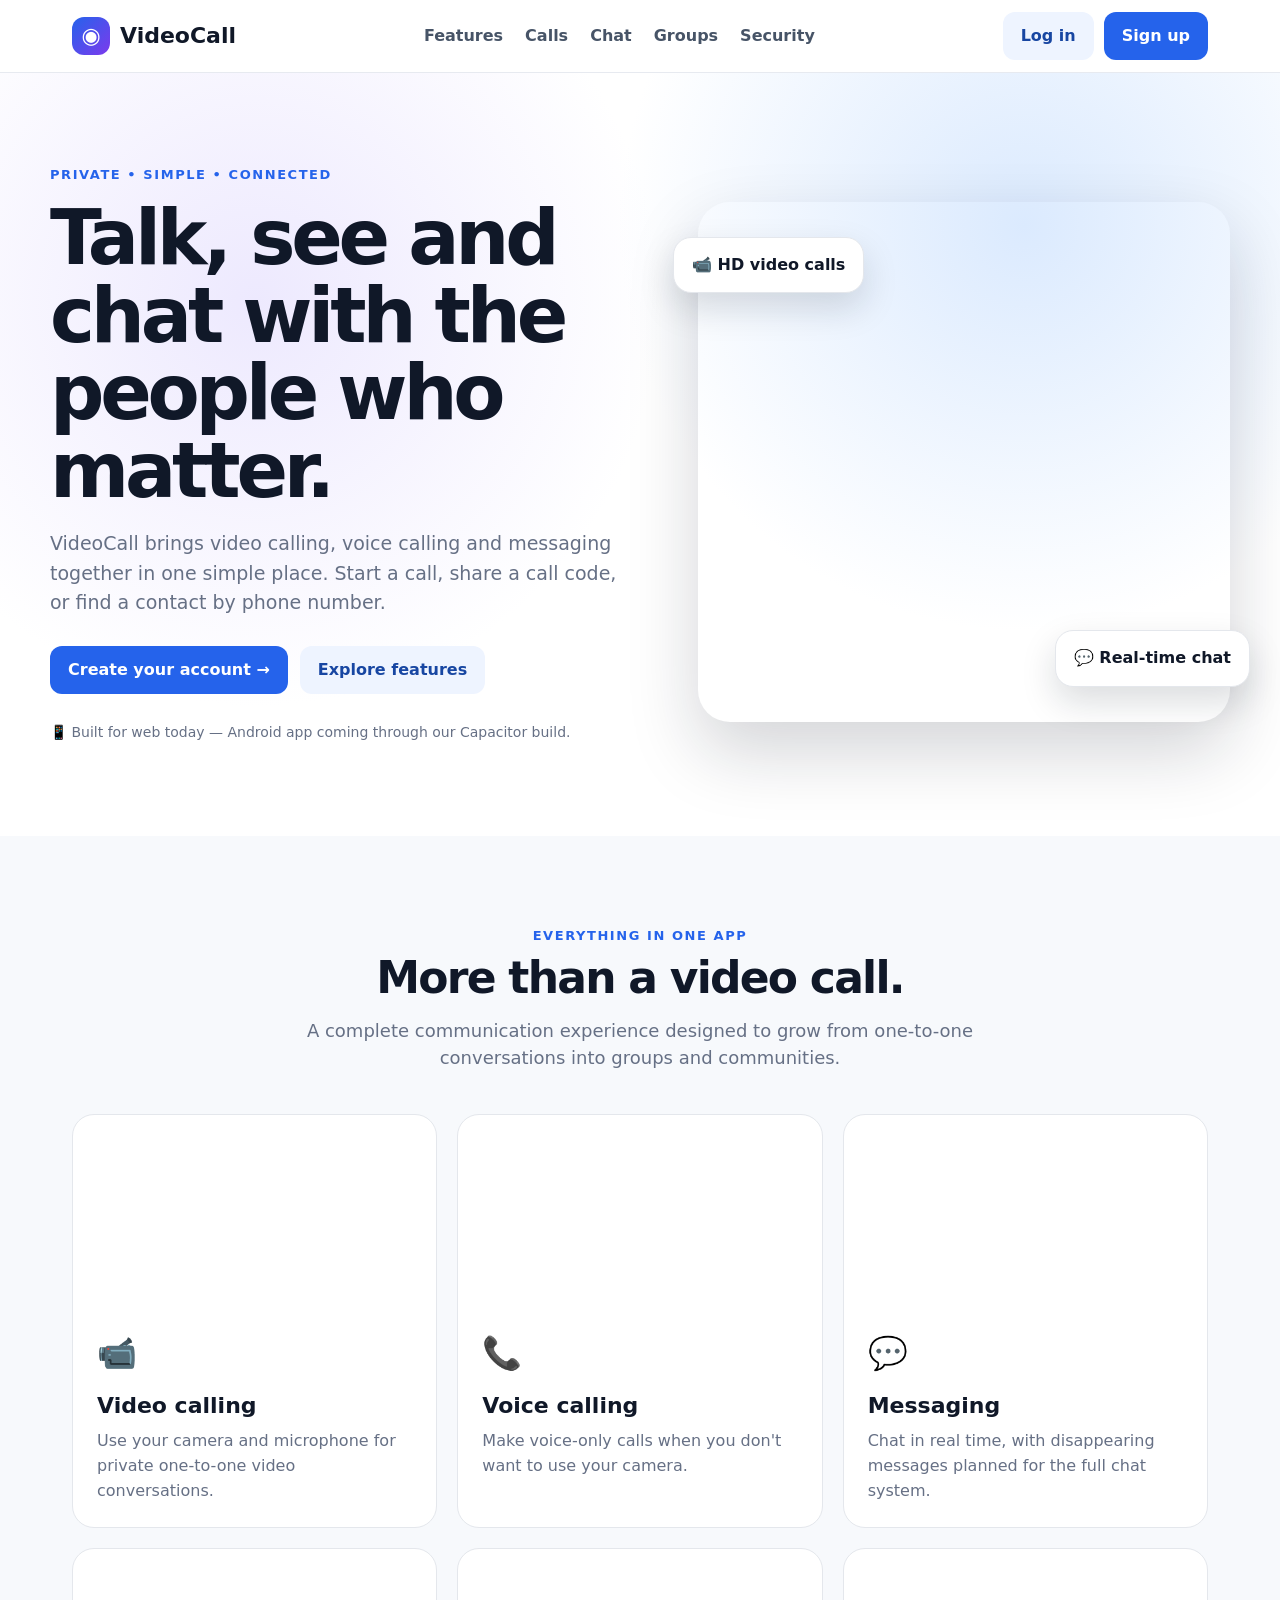
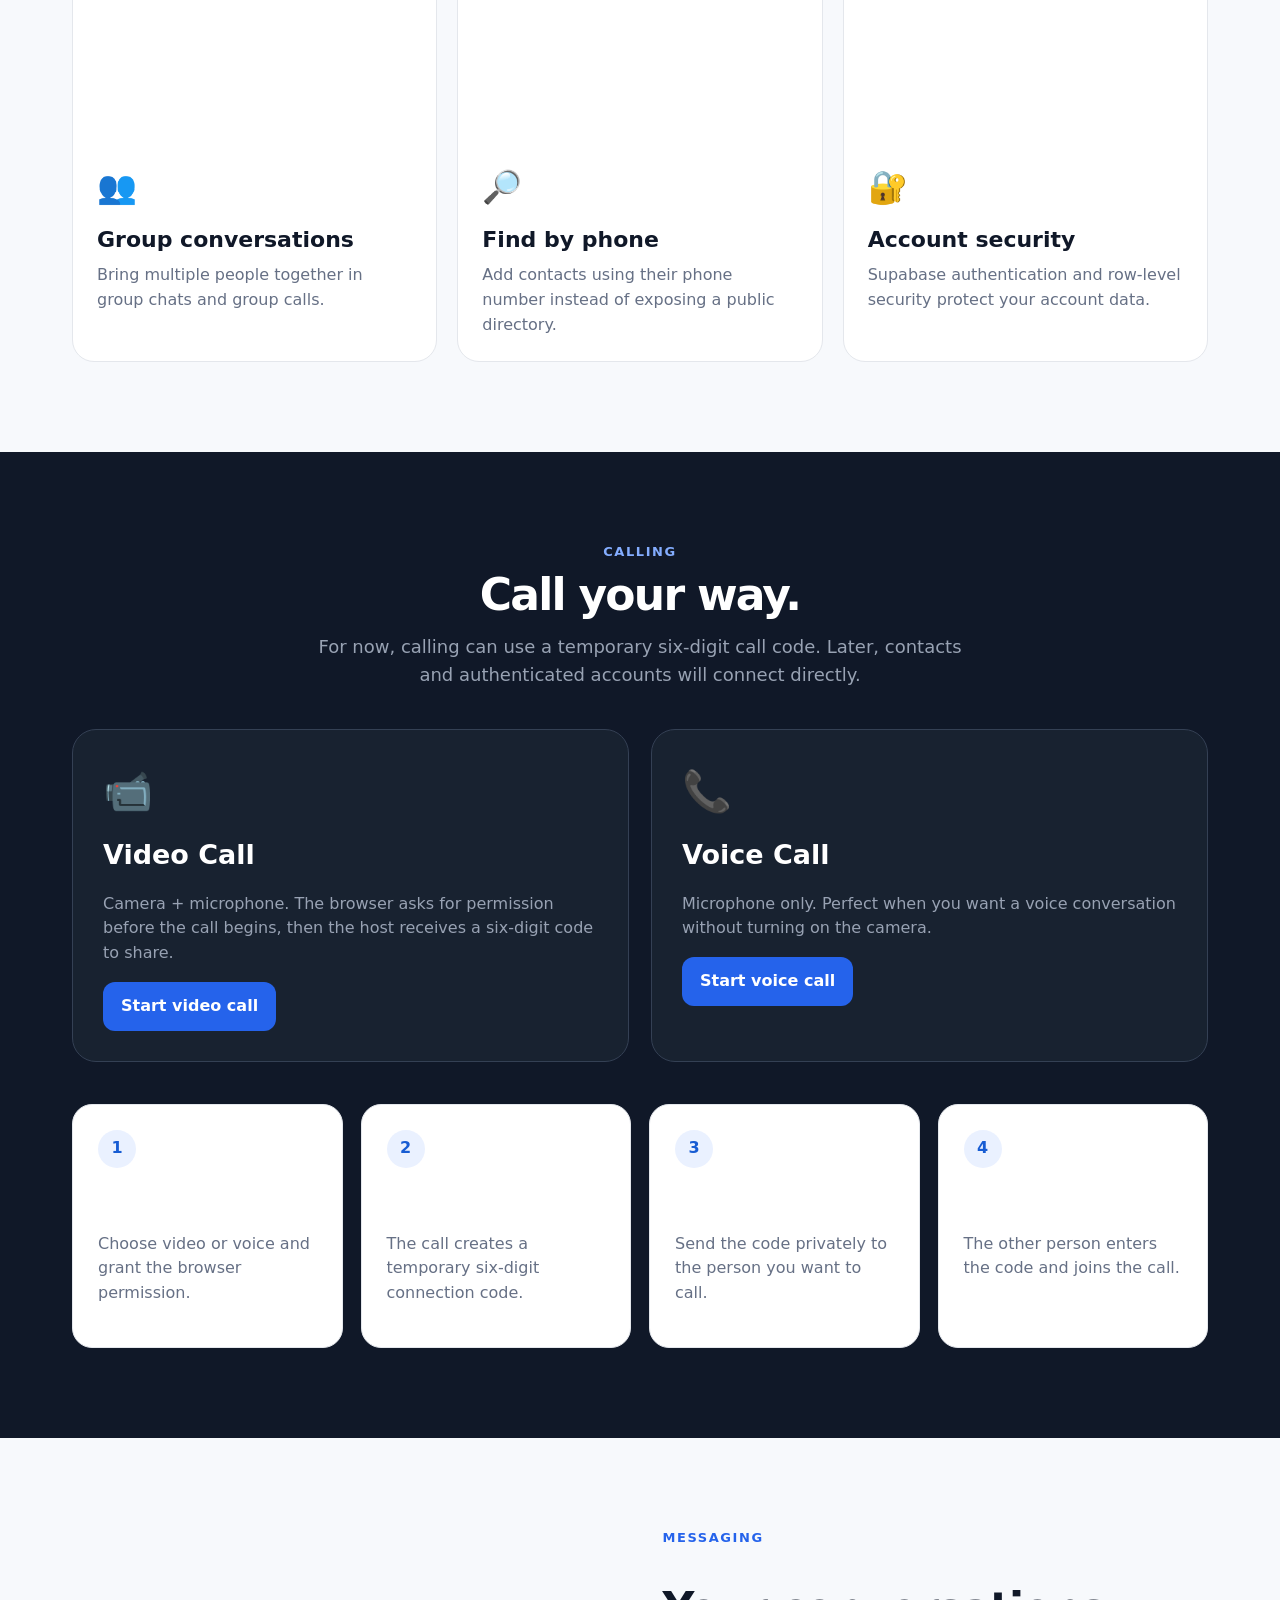
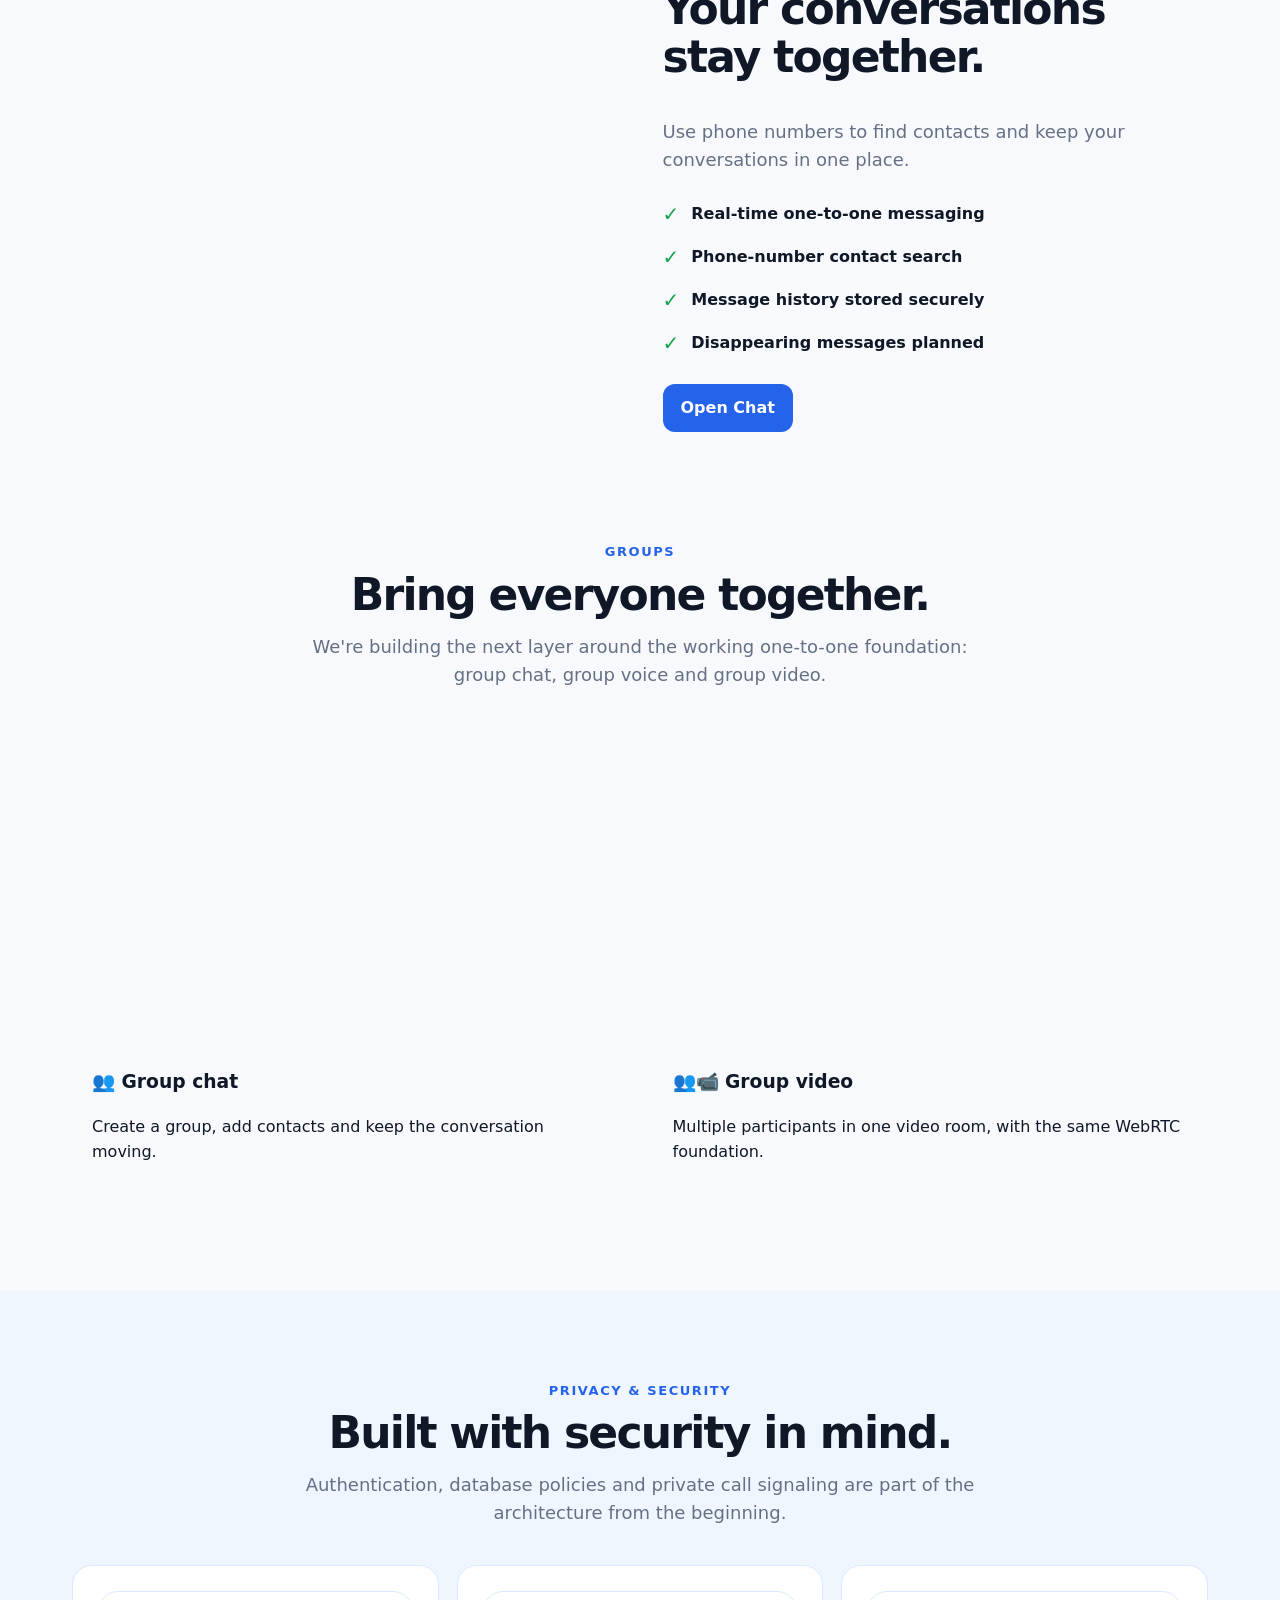
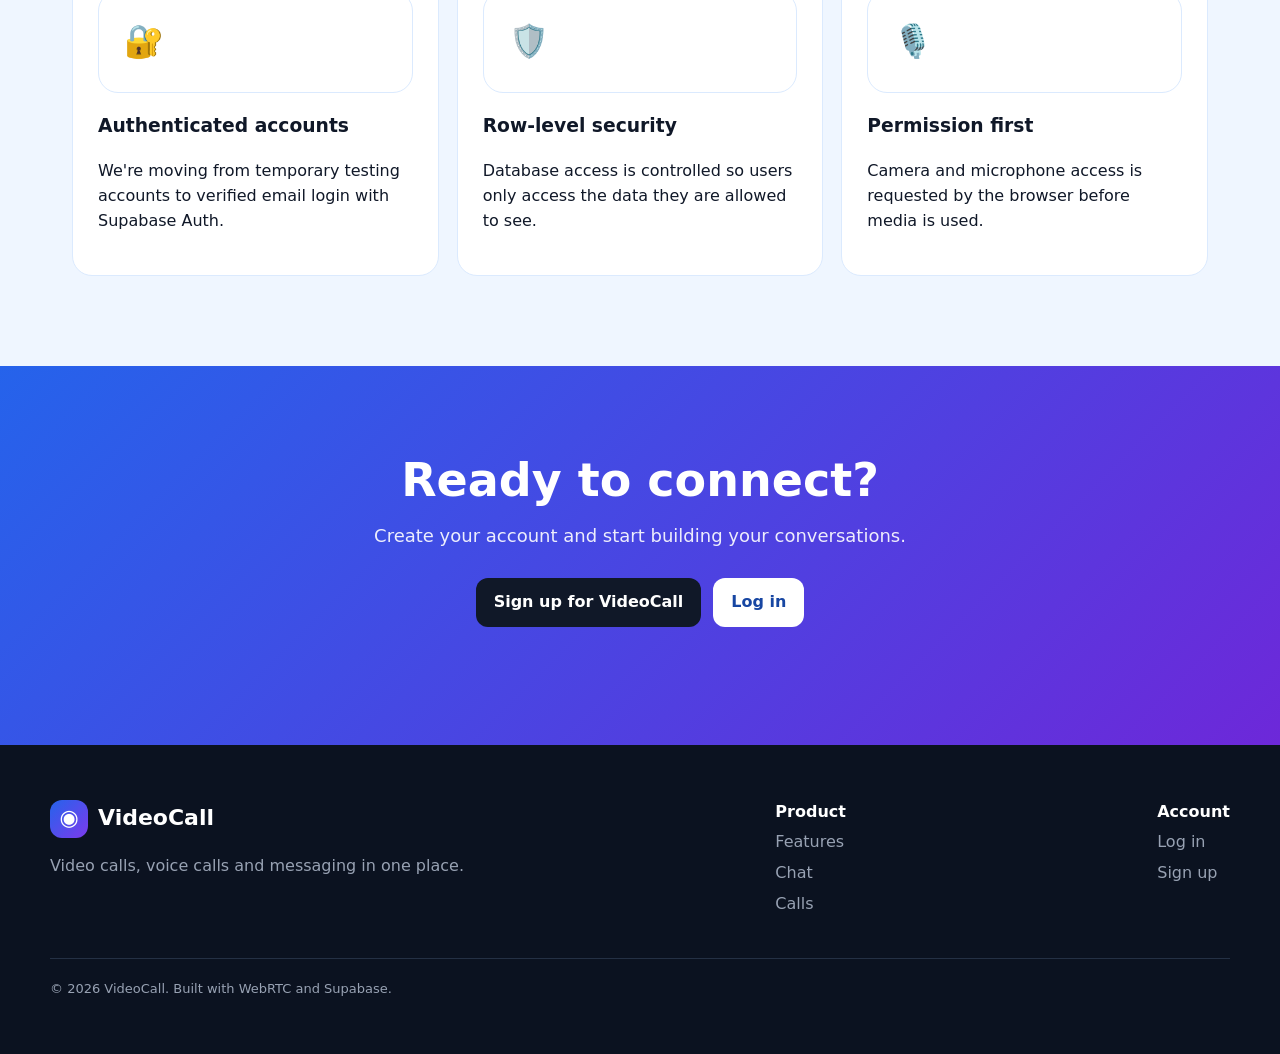
<file: index.html>
<!doctype html>
<html lang="en"><head><meta charset="utf-8"><meta name="viewport" content="width=device-width,initial-scale=1"><meta name="description" content="VideoCall — private video calls, voice calls, messaging and groups."><title>VideoCall — Connect face to face</title><link rel="preconnect" href="https://images.unsplash.com"><style>
*{box-sizing:border-box}html{scroll-behavior:smooth}body{margin:0;font-family:Inter,ui-sans-serif,system-ui,-apple-system,BlinkMacSystemFont,"Segoe UI",sans-serif;color:#101828;background:#f7f9fc;line-height:1.55}.top{position:sticky;top:0;z-index:20;background:rgba(255,255,255,.92);backdrop-filter:blur(16px);border-bottom:1px solid #e7eaf0}.nav{max-width:1180px;margin:auto;height:72px;padding:0 22px;display:flex;align-items:center;justify-content:space-between}.brand{font-weight:900;font-size:22px;display:flex;gap:10px;align-items:center}.logo{width:38px;height:38px;border-radius:12px;background:linear-gradient(135deg,#2563eb,#7c3aed);display:grid;place-items:center;color:white}.links{display:flex;gap:22px}.links a{color:#475467;text-decoration:none;font-weight:600}.auth{display:flex;gap:10px}.btn{display:inline-flex;align-items:center;justify-content:center;border:0;border-radius:12px;padding:12px 18px;font-weight:800;cursor:pointer;text-decoration:none}.primary{background:#2563eb;color:#fff}.secondary{background:#eef4ff;color:#1746a2}.dark{background:#101828;color:#fff}.hero{position:relative;overflow:hidden;padding:92px 22px 78px;background:radial-gradient(circle at 80% 20%,#dbeafe,transparent 34%),radial-gradient(circle at 20% 30%,#ede9fe,transparent 35%),#fff}.hero-inner{max-width:1180px;margin:auto;display:grid;grid-template-columns:1.05fr .95fr;gap:60px;align-items:center}.eyebrow{color:#2563eb;font-weight:900;letter-spacing:.12em;font-size:13px}.hero h1{font-size:clamp(44px,6vw,76px);line-height:1.02;margin:14px 0 20px;letter-spacing:-.055em}.hero p{font-size:19px;color:#667085;max-width:650px}.hero-actions{display:flex;gap:12px;flex-wrap:wrap;margin:28px 0}.hero-image{height:520px;border-radius:32px;background:url('https://images.unsplash.com/photo-1529156069898-49953e39b3ac?auto=format&fit=crop&w=1100&q=85') center/cover;box-shadow:0 30px 70px rgba(16,24,40,.18);position:relative}.floating{position:absolute;background:#fff;border:1px solid #e4e7ec;border-radius:18px;padding:15px 18px;box-shadow:0 15px 35px rgba(16,24,40,.15);font-weight:800}.f1{left:-25px;top:35px}.f2{right:-20px;bottom:35px}.section{max-width:1180px;margin:auto;padding:90px 22px}.center{text-align:center}.center h2{font-size:44px;line-height:1.1;margin:8px 0 14px;letter-spacing:-.04em}.lead{max-width:680px;margin:auto;color:#667085;font-size:18px}.features{display:grid;grid-template-columns:repeat(3,1fr);gap:20px;margin-top:42px}.feature{background:#fff;border:1px solid #e4e7ec;border-radius:22px;overflow:hidden;transition:.2s}.feature:hover{transform:translateY(-4px);box-shadow:0 20px 45px rgba(16,24,40,.09)}.feature-img{height:190px;background-size:cover;background-position:center}.feature-body{padding:24px}.icon{font-size:32px}.feature h3{font-size:22px;margin:10px 0 6px}.feature p{color:#667085;margin:0}.call-section{background:#101828;color:#fff}.call-section .lead{color:#98a2b3}.call-grid{display:grid;grid-template-columns:1fr 1fr;gap:22px;margin-top:40px}.call-card{border:1px solid #344054;background:#182230;border-radius:24px;padding:30px}.call-card h3{font-size:27px;margin:12px 0}.call-card p{color:#98a2b3}.steps{display:grid;grid-template-columns:repeat(4,1fr);gap:18px;margin-top:42px}.step{background:#fff;border:1px solid #e4e7ec;border-radius:20px;padding:25px}.num{width:38px;height:38px;border-radius:50%;background:#eaf1ff;color:#175cd3;display:grid;place-items:center;font-weight:900}.step h3{margin-bottom:5px}.step p{color:#667085}.chat-banner{display:grid;grid-template-columns:1fr 1fr;gap:45px;align-items:center}.chat-img{height:440px;border-radius:28px;background:url('https://images.unsplash.com/photo-1516321318423-f06f85e504b3?auto=format&fit=crop&w=1100&q=85') center/cover}.list{display:grid;gap:12px;margin:25px 0}.list div{display:flex;gap:12px;align-items:center;font-weight:700}.check{color:#16a34a;font-size:20px}.groups{display:grid;grid-template-columns:1fr 1fr;gap:25px;margin-top:40px}.group-img{height:300px;border-radius:24px;background-size:cover;background-position:center}.group-copy{padding:20px}.security{background:#eff6ff}.security-box{display:grid;grid-template-columns:repeat(3,1fr);gap:18px;margin-top:38px}.security-box div{background:#fff;border-radius:20px;padding:25px;border:1px solid #dbeafe}.cta{padding:90px 22px;background:linear-gradient(135deg,#2563eb,#6d28d9);color:#fff;text-align:center}.cta h2{font-size:46px;line-height:1.05;margin:0 auto 15px;max-width:750px}.cta p{font-size:18px;opacity:.9}.footer{background:#0b1220;color:#98a2b3;padding:55px 22px}.footer-inner{max-width:1180px;margin:auto;display:flex;justify-content:space-between;gap:30px}.footer strong{color:#fff}.footer a{color:#98a2b3;text-decoration:none;display:block;margin:6px 0}@media(max-width:850px){.links{display:none}.hero-inner,.chat-banner,.call-grid,.groups{grid-template-columns:1fr}.hero-image{height:390px}.features{grid-template-columns:1fr 1fr}.steps{grid-template-columns:1fr 1fr}.security-box{grid-template-columns:1fr}}@media(max-width:560px){.auth .secondary{display:none}.hero{padding-top:60px}.features,.steps{grid-template-columns:1fr}.hero-image{height:320px}.floating{display:none}.section{padding:65px 18px}.center h2,.cta h2{font-size:36px}}
</style></head><body>
<header class="top"><nav class="nav"><a class="brand" href="index.html" style="color:inherit;text-decoration:none"><span class="logo">◉</span>VideoCall</a><div class="links"><a href="#features">Features</a><a href="#calls">Calls</a><a href="#chat">Chat</a><a href="#groups">Groups</a><a href="#security">Security</a></div><div class="auth"><a class="btn secondary" href="login.html">Log in</a><a class="btn primary" href="signup.html">Sign up</a></div></nav></header>
<main>
<section class="hero"><div class="hero-inner"><div><div class="eyebrow">PRIVATE • SIMPLE • CONNECTED</div><h1>Talk, see and chat with the people who matter.</h1><p>VideoCall brings video calling, voice calling and messaging together in one simple place. Start a call, share a call code, or find a contact by phone number.</p><div class="hero-actions"><a class="btn primary" href="signup.html">Create your account →</a><a class="btn secondary" href="#features">Explore features</a></div><p style="font-size:14px">📱 Built for web today — Android app coming through our Capacitor build.</p></div><div class="hero-image"><div class="floating f1">📹 HD video calls</div><div class="floating f2">💬 Real-time chat</div></div></div></section>
<section id="features" class="section"><div class="center"><div class="eyebrow">EVERYTHING IN ONE APP</div><h2>More than a video call.</h2><p class="lead">A complete communication experience designed to grow from one-to-one conversations into groups and communities.</p></div><div class="features">
<article class="feature"><div class="feature-img" style="background-image:url('https://images.unsplash.com/photo-1587825140708-dfaf72ae4b04?auto=format&fit=crop&w=900&q=85')"></div><div class="feature-body"><div class="icon">📹</div><h3>Video calling</h3><p>Use your camera and microphone for private one-to-one video conversations.</p></div></article>
<article class="feature"><div class="feature-img" style="background-image:url('https://images.unsplash.com/photo-1596526131083-e8c633c948d2?auto=format&fit=crop&w=900&q=85')"></div><div class="feature-body"><div class="icon">📞</div><h3>Voice calling</h3><p>Make voice-only calls when you don't want to use your camera.</p></div></article>
<article class="feature"><div class="feature-img" style="background-image:url('https://images.unsplash.com/photo-1577563908411-5077b6dc7624?auto=format&fit=crop&w=900&q=85')"></div><div class="feature-body"><div class="icon">💬</div><h3>Messaging</h3><p>Chat in real time, with disappearing messages planned for the full chat system.</p></div></article>
<article class="feature"><div class="feature-img" style="background-image:url('https://images.unsplash.com/photo-1511632765486-a01980e01a18?auto=format&fit=crop&w=900&q=85')"></div><div class="feature-body"><div class="icon">👥</div><h3>Group conversations</h3><p>Bring multiple people together in group chats and group calls.</p></div></article>
<article class="feature"><div class="feature-img" style="background-image:url('https://images.unsplash.com/photo-1517245386807-bb43f82c33c4?auto=format&fit=crop&w=900&q=85')"></div><div class="feature-body"><div class="icon">🔎</div><h3>Find by phone</h3><p>Add contacts using their phone number instead of exposing a public directory.</p></div></article>
<article class="feature"><div class="feature-img" style="background-image:url('https://images.unsplash.com/photo-1563013544-824ae1b704d3?auto=format&fit=crop&w=900&q=85')"></div><div class="feature-body"><div class="icon">🔐</div><h3>Account security</h3><p>Supabase authentication and row-level security protect your account data.</p></div></article>
</div></section>
<section id="calls" class="call-section"><div class="section"><div class="center"><div class="eyebrow" style="color:#84adff">CALLING</div><h2>Call your way.</h2><p class="lead">For now, calling can use a temporary six-digit call code. Later, contacts and authenticated accounts will connect directly.</p></div><div class="call-grid"><div class="call-card"><div style="font-size:40px">📹</div><h3>Video Call</h3><p>Camera + microphone. The browser asks for permission before the call begins, then the host receives a six-digit code to share.</p><a class="btn primary" href="call.html?role=host&type=video">Start video call</a></div><div class="call-card"><div style="font-size:40px">📞</div><h3>Voice Call</h3><p>Microphone only. Perfect when you want a voice conversation without turning on the camera.</p><a class="btn primary" href="call.html?role=host&type=audio">Start voice call</a></div></div><div class="steps"><div class="step"><div class="num">1</div><h3>Start</h3><p>Choose video or voice and grant the browser permission.</p></div><div class="step"><div class="num">2</div><h3>Get a code</h3><p>The call creates a temporary six-digit connection code.</p></div><div class="step"><div class="num">3</div><h3>Share</h3><p>Send the code privately to the person you want to call.</p></div><div class="step"><div class="num">4</div><h3>Connect</h3><p>The other person enters the code and joins the call.</p></div></div></div></section>
<section id="chat" class="section"><div class="chat-banner"><div class="chat-img"></div><div><div class="eyebrow">MESSAGING</div><h2 style="font-size:44px;line-height:1.1;letter-spacing:-.04em">Your conversations stay together.</h2><p class="lead" style="margin:0">Use phone numbers to find contacts and keep your conversations in one place.</p><div class="list"><div><span class="check">✓</span> Real-time one-to-one messaging</div><div><span class="check">✓</span> Phone-number contact search</div><div><span class="check">✓</span> Message history stored securely</div><div><span class="check">✓</span> Disappearing messages planned</div></div><a class="btn primary" href="chat.html">Open Chat</a></div></div></section>
<section id="groups" class="section" style="padding-top:20px"><div class="center"><div class="eyebrow">GROUPS</div><h2>Bring everyone together.</h2><p class="lead">We're building the next layer around the working one-to-one foundation: group chat, group voice and group video.</p></div><div class="groups"><div><div class="group-img" style="background-image:url('https://images.unsplash.com/photo-1529156069898-49953e39b3ac?auto=format&fit=crop&w=1000&q=85')"></div><div class="group-copy"><h3>👥 Group chat</h3><p>Create a group, add contacts and keep the conversation moving.</p></div></div><div><div class="group-img" style="background-image:url('https://images.unsplash.com/photo-1517245386807-bb43f82c33c4?auto=format&fit=crop&w=1000&q=85')"></div><div class="group-copy"><h3>👥📹 Group video</h3><p>Multiple participants in one video room, with the same WebRTC foundation.</p></div></div></div></section>
<section id="security" class="security"><div class="section"><div class="center"><div class="eyebrow">PRIVACY & SECURITY</div><h2>Built with security in mind.</h2><p class="lead">Authentication, database policies and private call signaling are part of the architecture from the beginning.</p></div><div class="security-box"><div><div class="icon">🔐</div><h3>Authenticated accounts</h3><p>We're moving from temporary testing accounts to verified email login with Supabase Auth.</p></div><div><div class="icon">🛡️</div><h3>Row-level security</h3><p>Database access is controlled so users only access the data they are allowed to see.</p></div><div><div class="icon">🎙️</div><h3>Permission first</h3><p>Camera and microphone access is requested by the browser before media is used.</p></div></div></div></section>
<section class="cta"><h2>Ready to connect?</h2><p>Create your account and start building your conversations.</p><div class="hero-actions" style="justify-content:center"><a class="btn dark" href="signup.html">Sign up for VideoCall</a><a class="btn" style="background:#fff;color:#1746a2" href="login.html">Log in</a></div></section>
</main><footer class="footer"><div class="footer-inner"><div><div class="brand"><span class="logo">◉</span><span style="color:#fff">VideoCall</span></div><p>Video calls, voice calls and messaging in one place.</p></div><div><strong>Product</strong><a href="#features">Features</a><a href="chat.html">Chat</a><a href="#calls">Calls</a></div><div><strong>Account</strong><a href="login.html">Log in</a><a href="signup.html">Sign up</a></div></div><div style="max-width:1180px;margin:35px auto 0;border-top:1px solid #243044;padding-top:20px;font-size:13px">© 2026 VideoCall. Built with WebRTC and Supabase.</div></footer>
</body></html>
</file>
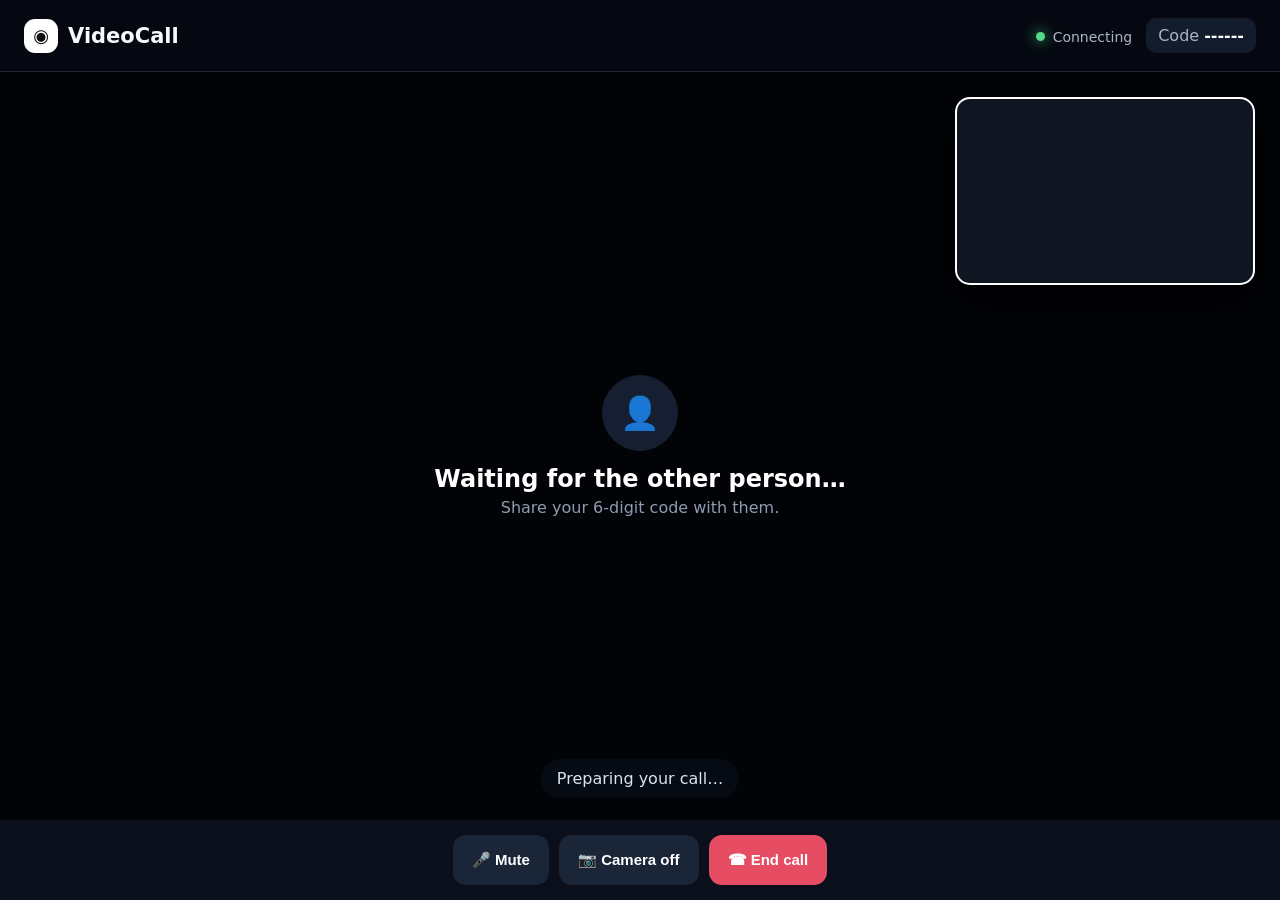
<file: call.html>
<!doctype html>
<html lang="en"><head><meta charset="utf-8"><meta name="viewport" content="width=device-width,initial-scale=1"><title>VideoCall — Call</title><link rel="stylesheet" href="css/style.css"></head>
<body class="call-body"><main class="call-page"><header class="call-header"><div class="brand"><span class="brand-icon">◉</span> VideoCall</div><div><span id="connectionStatus" class="status"><i></i> Connecting</span><span class="room-pill">Code <strong id="roomCode">------</strong></span></div></header>
<section id="videoStage" class="video-stage"><video id="remoteVideo" autoplay playsinline></video><div id="voiceStage" class="remote-placeholder hidden"><div class="big-icon">📞</div><h2>Voice Call</h2><p>Audio only — your camera is not used.</p></div><div id="remotePlaceholder" class="remote-placeholder"><div class="big-icon">👤</div><h2 id="callTitle">Waiting for the other person…</h2><p>Share your 6-digit code with them.</p></div><div id="localVideoWrap" class="local-video-wrap"><video id="localVideo" autoplay muted playsinline></video></div><div id="callMessage" class="call-message">Preparing your call…</div></section>
<section class="call-controls"><button id="muteButton" type="button">🎤 Mute</button><button id="cameraButton" type="button">📷 Camera off</button><button id="endCallButton" class="danger" type="button">☎ End call</button></section></main>
<script src="https://cdn.socket.io/4.8.1/socket.io.min.js"></script><script src="js/app.js"></script><script src="js/call.js"></script></body></html>
</file>
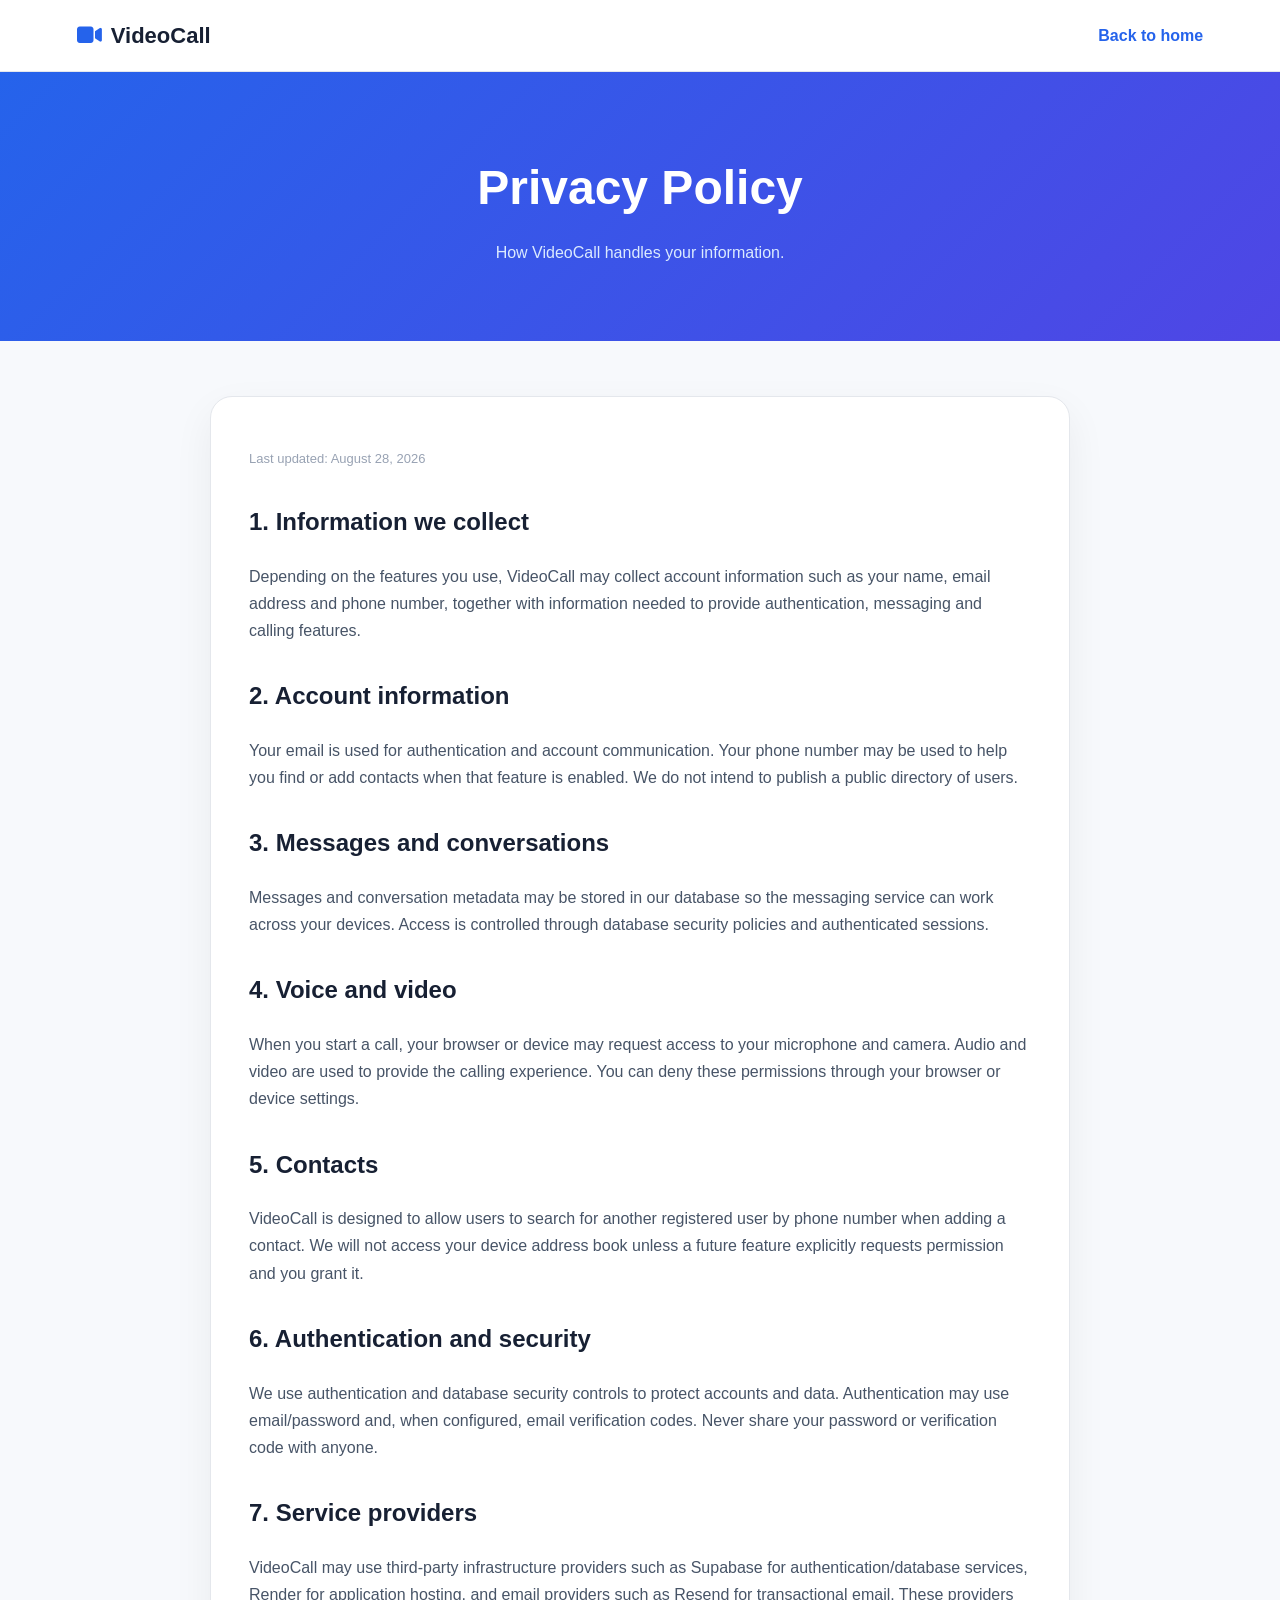
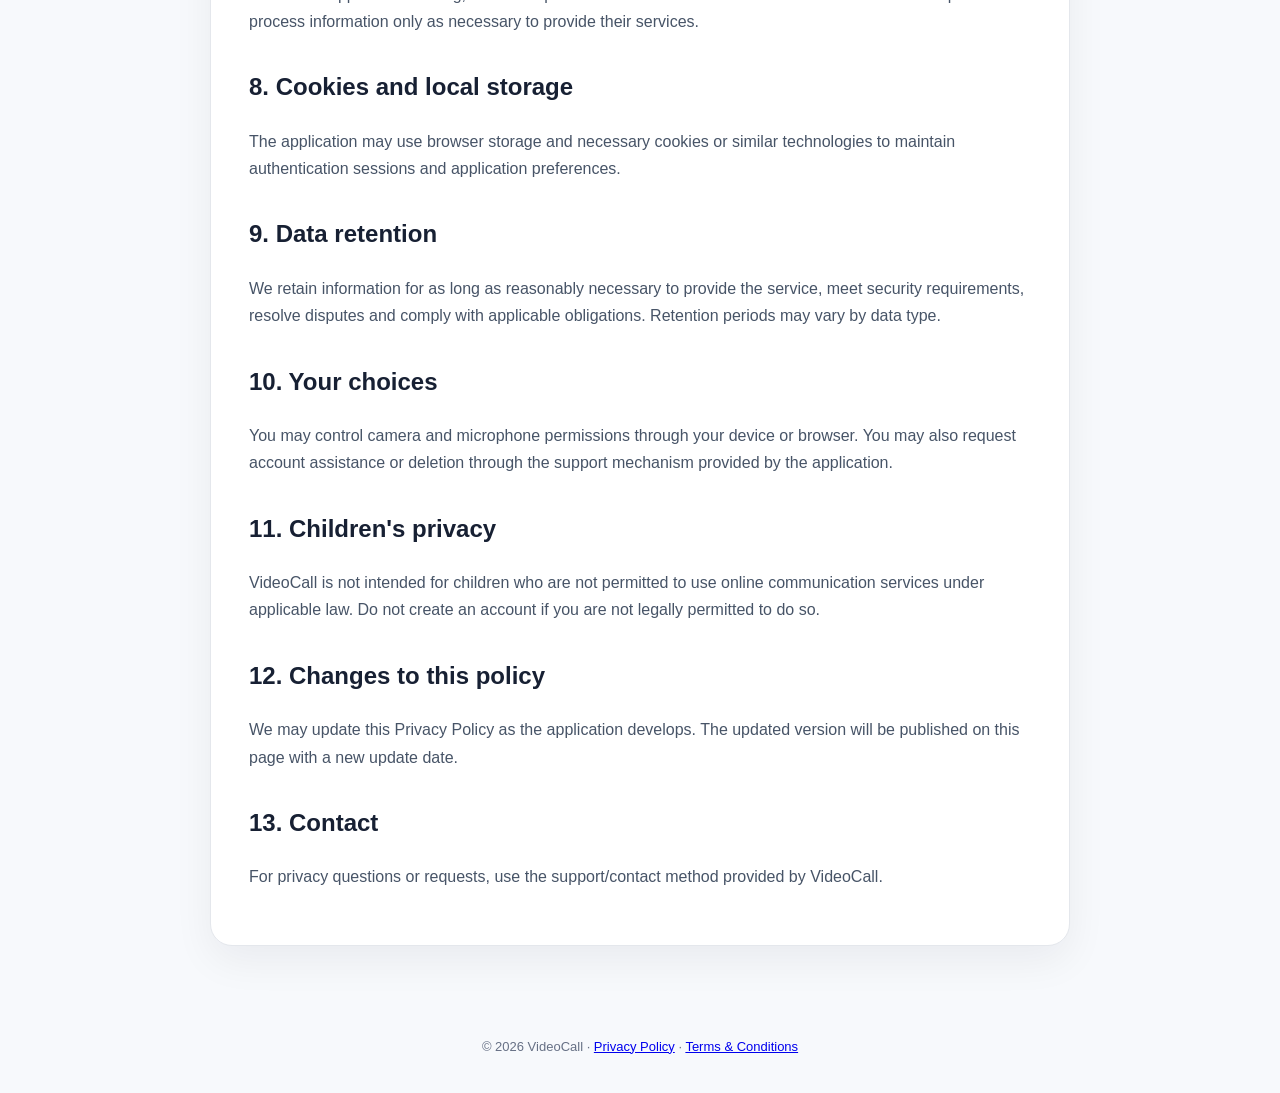
<file: privacy.html>
<!doctype html><html lang="en"><head><meta charset="utf-8"><meta name="viewport" content="width=device-width,initial-scale=1"><title>Privacy Policy • VideoCall</title><link rel="stylesheet" href="https://cdnjs.cloudflare.com/ajax/libs/font-awesome/6.7.2/css/all.min.css"><style>*{box-sizing:border-box}body{margin:0;font-family:Inter,Arial,sans-serif;color:#172033;background:#f7f9fc;line-height:1.7}.nav{height:72px;background:#fff;border-bottom:1px solid #e4e7ec;display:flex;align-items:center;justify-content:space-between;padding:0 6%;position:sticky;top:0}.brand{font-size:22px;font-weight:900;color:#172033;text-decoration:none}.brand i{color:#2563eb;margin-right:9px}.nav a:last-child{color:#2563eb;text-decoration:none;font-weight:700}.hero{background:linear-gradient(135deg,#2563eb,#4f46e5);color:#fff;padding:75px 20px;text-align:center}.hero h1{font-size:48px;margin:0 0 10px}.hero p{margin:0;color:#dbeafe}.container{max-width:900px;margin:auto;padding:55px 20px}.card{background:#fff;border:1px solid #e4e7ec;border-radius:22px;padding:38px;box-shadow:0 15px 40px rgba(16,24,40,.06)}h2{margin-top:32px;font-size:24px}h2:first-child{margin-top:0}p,li{color:#475467}.updated{font-size:13px;color:#98a2b3}.footer{text-align:center;padding:35px;color:#667085;font-size:13px}@media(max-width:600px){.hero h1{font-size:36px}.card{padding:25px}.nav{padding:0 20px}}
</style></head><body><nav class="nav"><a class="brand" href="index.html"><i class="fa-solid fa-video"></i>VideoCall</a><a href="index.html">Back to home</a></nav><header class="hero"><h1>Privacy Policy</h1><p>How VideoCall handles your information.</p></header><main class="container"><article class="card"><p class="updated">Last updated: August 28, 2026</p><h2>1. Information we collect</h2><p>Depending on the features you use, VideoCall may collect account information such as your name, email address and phone number, together with information needed to provide authentication, messaging and calling features.</p><h2>2. Account information</h2><p>Your email is used for authentication and account communication. Your phone number may be used to help you find or add contacts when that feature is enabled. We do not intend to publish a public directory of users.</p><h2>3. Messages and conversations</h2><p>Messages and conversation metadata may be stored in our database so the messaging service can work across your devices. Access is controlled through database security policies and authenticated sessions.</p><h2>4. Voice and video</h2><p>When you start a call, your browser or device may request access to your microphone and camera. Audio and video are used to provide the calling experience. You can deny these permissions through your browser or device settings.</p><h2>5. Contacts</h2><p>VideoCall is designed to allow users to search for another registered user by phone number when adding a contact. We will not access your device address book unless a future feature explicitly requests permission and you grant it.</p><h2>6. Authentication and security</h2><p>We use authentication and database security controls to protect accounts and data. Authentication may use email/password and, when configured, email verification codes. Never share your password or verification code with anyone.</p><h2>7. Service providers</h2><p>VideoCall may use third-party infrastructure providers such as Supabase for authentication/database services, Render for application hosting, and email providers such as Resend for transactional email. These providers process information only as necessary to provide their services.</p><h2>8. Cookies and local storage</h2><p>The application may use browser storage and necessary cookies or similar technologies to maintain authentication sessions and application preferences.</p><h2>9. Data retention</h2><p>We retain information for as long as reasonably necessary to provide the service, meet security requirements, resolve disputes and comply with applicable obligations. Retention periods may vary by data type.</p><h2>10. Your choices</h2><p>You may control camera and microphone permissions through your device or browser. You may also request account assistance or deletion through the support mechanism provided by the application.</p><h2>11. Children's privacy</h2><p>VideoCall is not intended for children who are not permitted to use online communication services under applicable law. Do not create an account if you are not legally permitted to do so.</p><h2>12. Changes to this policy</h2><p>We may update this Privacy Policy as the application develops. The updated version will be published on this page with a new update date.</p><h2>13. Contact</h2><p>For privacy questions or requests, use the support/contact method provided by VideoCall.</p></article></main><footer class="footer">© 2026 VideoCall · <a href="privacy.html">Privacy Policy</a> · <a href="terms.html">Terms & Conditions</a></footer></body></html>
</file>
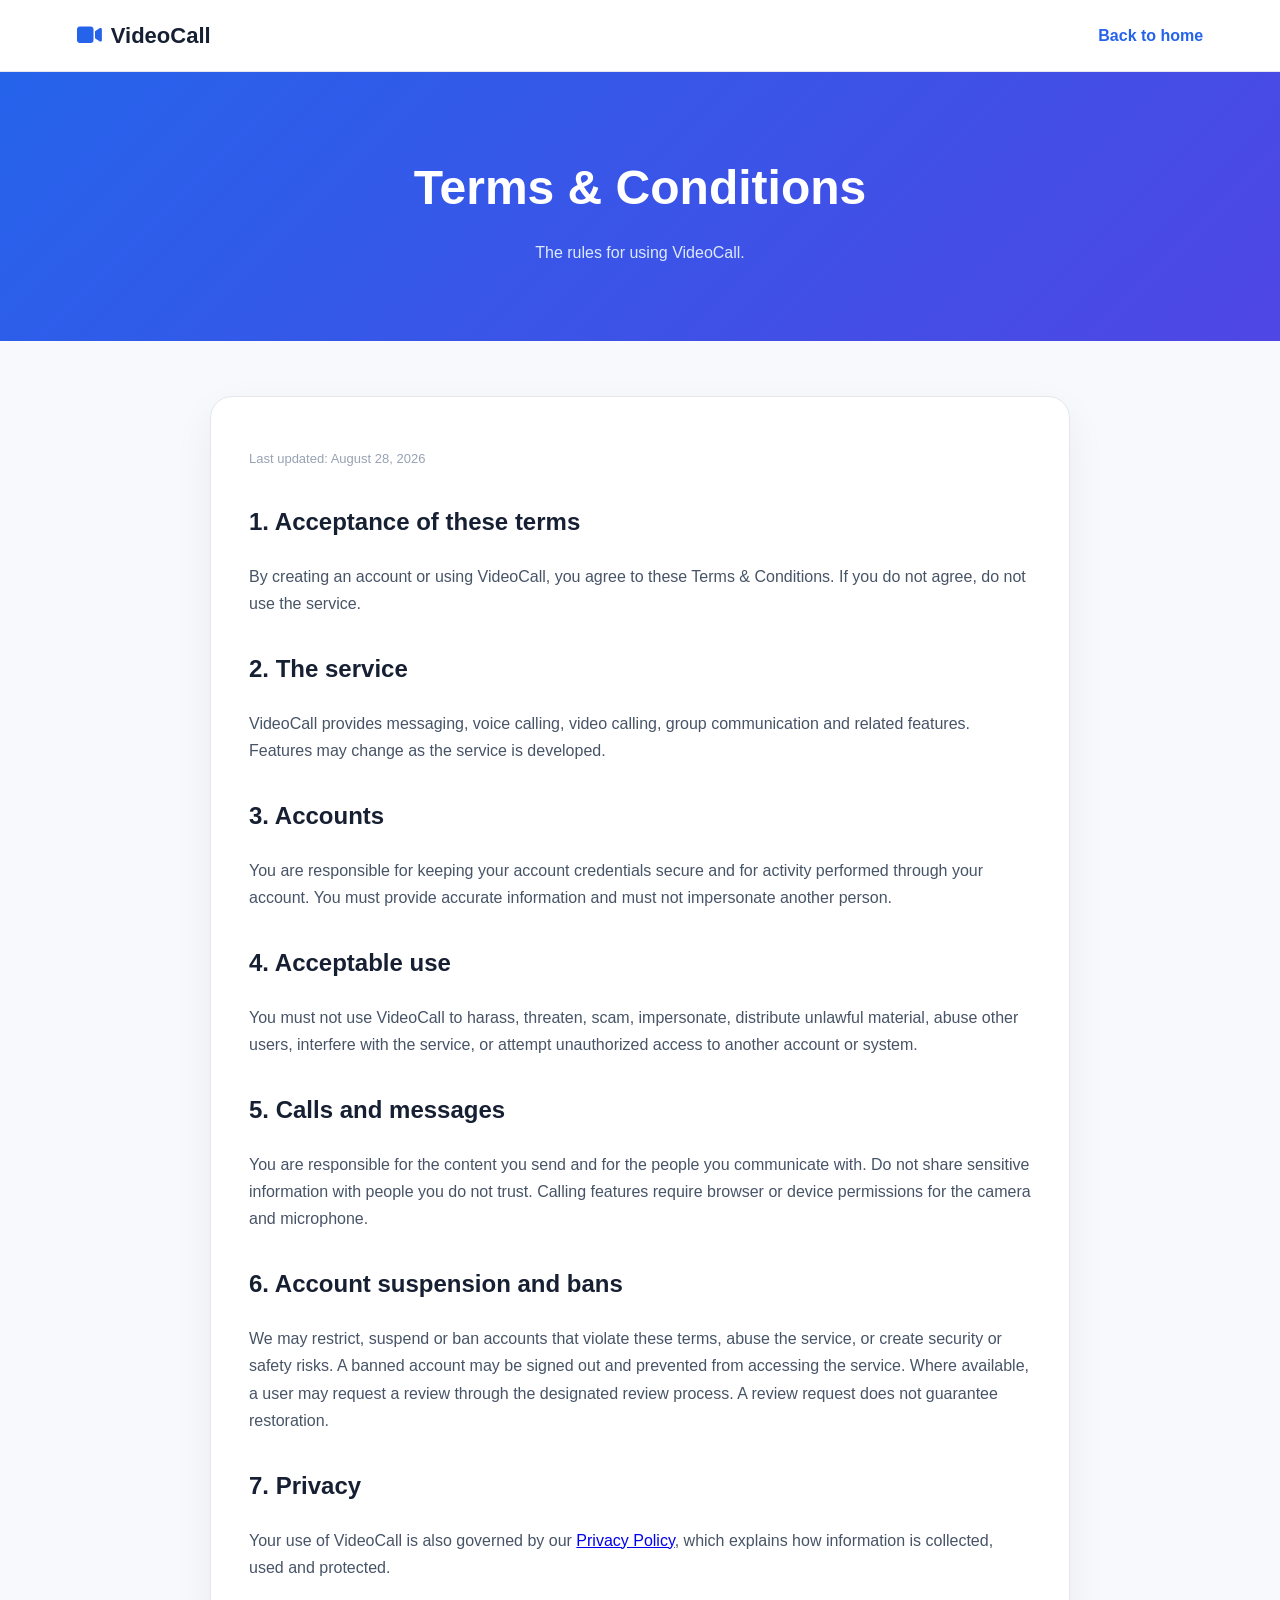
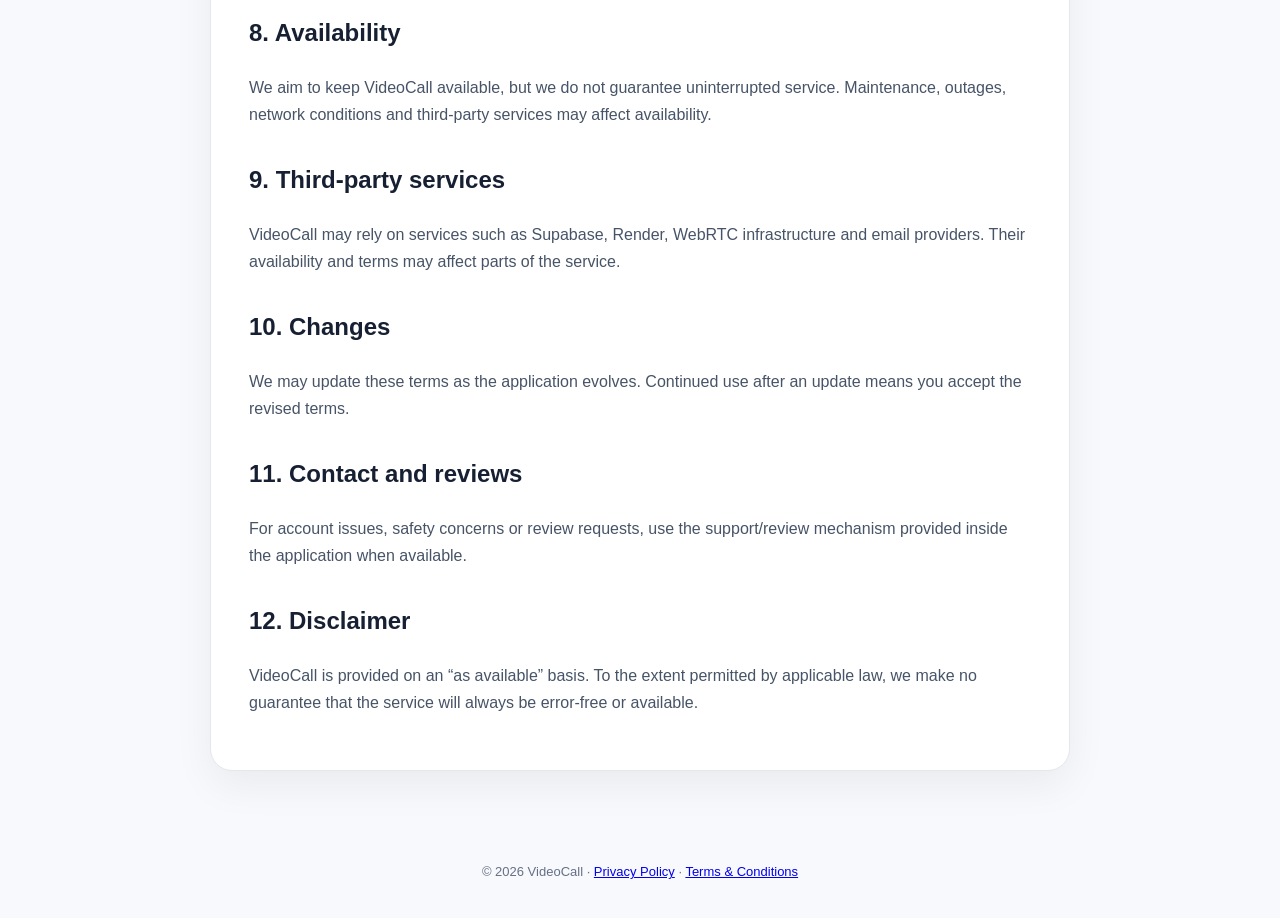
<file: terms.html>
<!doctype html><html lang="en"><head><meta charset="utf-8"><meta name="viewport" content="width=device-width,initial-scale=1"><title>Terms & Conditions • VideoCall</title><link rel="stylesheet" href="https://cdnjs.cloudflare.com/ajax/libs/font-awesome/6.7.2/css/all.min.css"><style>*{box-sizing:border-box}body{margin:0;font-family:Inter,Arial,sans-serif;color:#172033;background:#f7f9fc;line-height:1.7}.nav{height:72px;background:#fff;border-bottom:1px solid #e4e7ec;display:flex;align-items:center;justify-content:space-between;padding:0 6%;position:sticky;top:0}.brand{font-size:22px;font-weight:900;color:#172033;text-decoration:none}.brand i{color:#2563eb;margin-right:9px}.nav a:last-child{color:#2563eb;text-decoration:none;font-weight:700}.hero{background:linear-gradient(135deg,#2563eb,#4f46e5);color:#fff;padding:75px 20px;text-align:center}.hero h1{font-size:48px;margin:0 0 10px}.hero p{margin:0;color:#dbeafe}.container{max-width:900px;margin:auto;padding:55px 20px}.card{background:#fff;border:1px solid #e4e7ec;border-radius:22px;padding:38px;box-shadow:0 15px 40px rgba(16,24,40,.06)}h2{margin-top:32px;font-size:24px}h2:first-child{margin-top:0}p,li{color:#475467}.updated{font-size:13px;color:#98a2b3}.footer{text-align:center;padding:35px;color:#667085;font-size:13px}@media(max-width:600px){.hero h1{font-size:36px}.card{padding:25px}.nav{padding:0 20px}}
</style></head><body><nav class="nav"><a class="brand" href="index.html"><i class="fa-solid fa-video"></i>VideoCall</a><a href="index.html">Back to home</a></nav><header class="hero"><h1>Terms & Conditions</h1><p>The rules for using VideoCall.</p></header><main class="container"><article class="card"><p class="updated">Last updated: August 28, 2026</p><h2>1. Acceptance of these terms</h2><p>By creating an account or using VideoCall, you agree to these Terms & Conditions. If you do not agree, do not use the service.</p><h2>2. The service</h2><p>VideoCall provides messaging, voice calling, video calling, group communication and related features. Features may change as the service is developed.</p><h2>3. Accounts</h2><p>You are responsible for keeping your account credentials secure and for activity performed through your account. You must provide accurate information and must not impersonate another person.</p><h2>4. Acceptable use</h2><p>You must not use VideoCall to harass, threaten, scam, impersonate, distribute unlawful material, abuse other users, interfere with the service, or attempt unauthorized access to another account or system.</p><h2>5. Calls and messages</h2><p>You are responsible for the content you send and for the people you communicate with. Do not share sensitive information with people you do not trust. Calling features require browser or device permissions for the camera and microphone.</p><h2>6. Account suspension and bans</h2><p>We may restrict, suspend or ban accounts that violate these terms, abuse the service, or create security or safety risks. A banned account may be signed out and prevented from accessing the service. Where available, a user may request a review through the designated review process. A review request does not guarantee restoration.</p><h2>7. Privacy</h2><p>Your use of VideoCall is also governed by our <a href="privacy.html">Privacy Policy</a>, which explains how information is collected, used and protected.</p><h2>8. Availability</h2><p>We aim to keep VideoCall available, but we do not guarantee uninterrupted service. Maintenance, outages, network conditions and third-party services may affect availability.</p><h2>9. Third-party services</h2><p>VideoCall may rely on services such as Supabase, Render, WebRTC infrastructure and email providers. Their availability and terms may affect parts of the service.</p><h2>10. Changes</h2><p>We may update these terms as the application evolves. Continued use after an update means you accept the revised terms.</p><h2>11. Contact and reviews</h2><p>For account issues, safety concerns or review requests, use the support/review mechanism provided inside the application when available.</p><h2>12. Disclaimer</h2><p>VideoCall is provided on an “as available” basis. To the extent permitted by applicable law, we make no guarantee that the service will always be error-free or available.</p></article></main><footer class="footer">© 2026 VideoCall · <a href="privacy.html">Privacy Policy</a> · <a href="terms.html">Terms & Conditions</a></footer></body></html>
</file>
<file: css/style.css>
*{box-sizing:border-box}html,body{margin:0;min-height:100%;font-family:Inter,system-ui,-apple-system,"Segoe UI",sans-serif;background:#070b14;color:#f7f8fc}body{background:radial-gradient(circle at 15% 10%,#182849 0,transparent 34%),radial-gradient(circle at 85% 80%,#14233e 0,transparent 30%),#070b14}.topbar{height:72px;padding:0 6%;display:flex;align-items:center;justify-content:space-between;border-bottom:1px solid #20283a;background:rgba(7,11,20,.8);backdrop-filter:blur(16px)}.brand{display:flex;align-items:center;gap:10px;font-size:21px;font-weight:800}.brand-icon{display:grid;place-items:center;width:34px;height:34px;border-radius:11px;background:#fff;color:#111;font-size:18px}.status{display:inline-flex;align-items:center;gap:8px;color:#aab4c7;font-size:14px}.status i{width:9px;height:9px;border-radius:50%;background:#55d88a;box-shadow:0 0 14px #55d88a}.home{min-height:calc(100vh - 72px);display:grid;place-items:center;padding:64px 20px}.hero{width:min(900px,100%);text-align:center}.eyebrow{font-size:12px;letter-spacing:2px;color:#8ea0bd;font-weight:700}.hero h1{font-size:clamp(42px,8vw,76px);line-height:.98;letter-spacing:-3px;margin:18px 0}.subtitle{font-size:18px;color:#aab4c7;line-height:1.6;margin:0 auto 38px;max-width:590px}.grid{display:grid;grid-template-columns:1fr 1fr;gap:16px}.card{background:rgba(16,23,38,.9);border:1px solid #29344a;border-radius:22px;padding:26px;text-align:left;box-shadow:0 20px 70px rgba(0,0,0,.25)}.card-icon{font-size:28px;margin-bottom:13px}.card h2{font-size:25px;margin:0 0 9px}.card p{color:#8f9bb0;line-height:1.5;margin:0 0 20px}.card input{width:100%;height:54px;border:1px solid #35415a;border-radius:13px;background:#0b1120;color:#fff;padding:0 15px;font-size:18px;outline:none;margin-bottom:12px}.card input:focus{border-color:#7f9cff;box-shadow:0 0 0 3px rgba(127,156,255,.12)}button{border:0;border-radius:13px;height:50px;padding:0 19px;font-size:15px;font-weight:800;cursor:pointer;transition:.2s;white-space:nowrap}button:hover{transform:translateY(-1px);filter:brightness(1.08)}button:disabled{cursor:default;opacity:.8;transform:none}.primary{background:#fff;color:#101522}.secondary{background:#202b40;color:#fff;border:1px solid #35415a}.wide{width:100%}.result{margin-top:18px;padding:18px;border-radius:16px;background:#0b1220;border:1px solid #2d3a53;text-align:center}.result span,.result small{display:block;color:#8f9bb0}.result strong{display:block;font-size:36px;letter-spacing:7px;margin:6px 0 14px}.result button{width:100%}.result small{margin-top:12px}.hint{font-size:13px!important;color:#7f8da5!important;margin:13px 2px 0!important}.permission{margin-top:16px;display:flex;gap:10px;align-items:center;color:#9eabc0}.permission strong{color:#e9eef7}.hidden{display:none!important}.call-body{background:#050810}.call-page{min-height:100vh;background:#050810}.call-header{height:72px;padding:0 24px;display:flex;align-items:center;justify-content:space-between;border-bottom:1px solid #1d2637}.room-pill{display:inline-flex!important;margin-left:14px!important;background:#131c2c;padding:8px 12px;border-radius:10px;color:#aab4c7!important}.room-pill strong{display:inline!important;margin-left:5px;color:#fff}.video-stage{position:relative;height:calc(100vh - 152px);min-height:480px;background:#020307;display:flex;align-items:center;justify-content:center;overflow:hidden}.video-stage>video{width:100%;height:100%;object-fit:contain;background:#020307}.remote-placeholder{position:absolute;text-align:center;color:#fff;z-index:1}.remote-placeholder .big-icon{width:76px;height:76px;margin:auto;border-radius:50%;display:grid;place-items:center;background:#151f31;font-size:32px}.remote-placeholder h2{margin:14px 0 5px}.remote-placeholder p{margin:0;color:#8e9bb0}.local-video-wrap{position:absolute;right:25px;top:25px;width:min(25vw,300px);aspect-ratio:16/10;border:2px solid #fff;border-radius:15px;overflow:hidden;background:#101522;box-shadow:0 15px 45px #000;z-index:3}.local-video-wrap video{width:100%;height:100%;object-fit:cover}.call-message{position:absolute;left:50%;bottom:22px;transform:translateX(-50%);background:rgba(8,12,21,.84);padding:10px 16px;border-radius:30px;color:#dce3ef;z-index:4;white-space:nowrap}.call-controls{height:80px;display:flex;justify-content:center;align-items:center;gap:10px;background:#0a0f1b}.call-controls button{background:#1a2538;color:#fff}.call-controls .danger{background:#e64c62}.call-controls button:hover{transform:translateY(-2px)}@media(max-width:700px){.topbar{padding:0 18px}.home{padding:40px 16px}.grid{grid-template-columns:1fr}.hero h1{letter-spacing:-2px}.local-video-wrap{width:38vw;right:12px;top:12px}.video-stage{min-height:400px}.call-header{padding:0 14px}.room-pill{margin-left:5px!important}.call-message{max-width:90%;overflow:hidden;text-overflow:ellipsis}.call-controls button{padding:0 12px;font-size:13px}}
</file>
